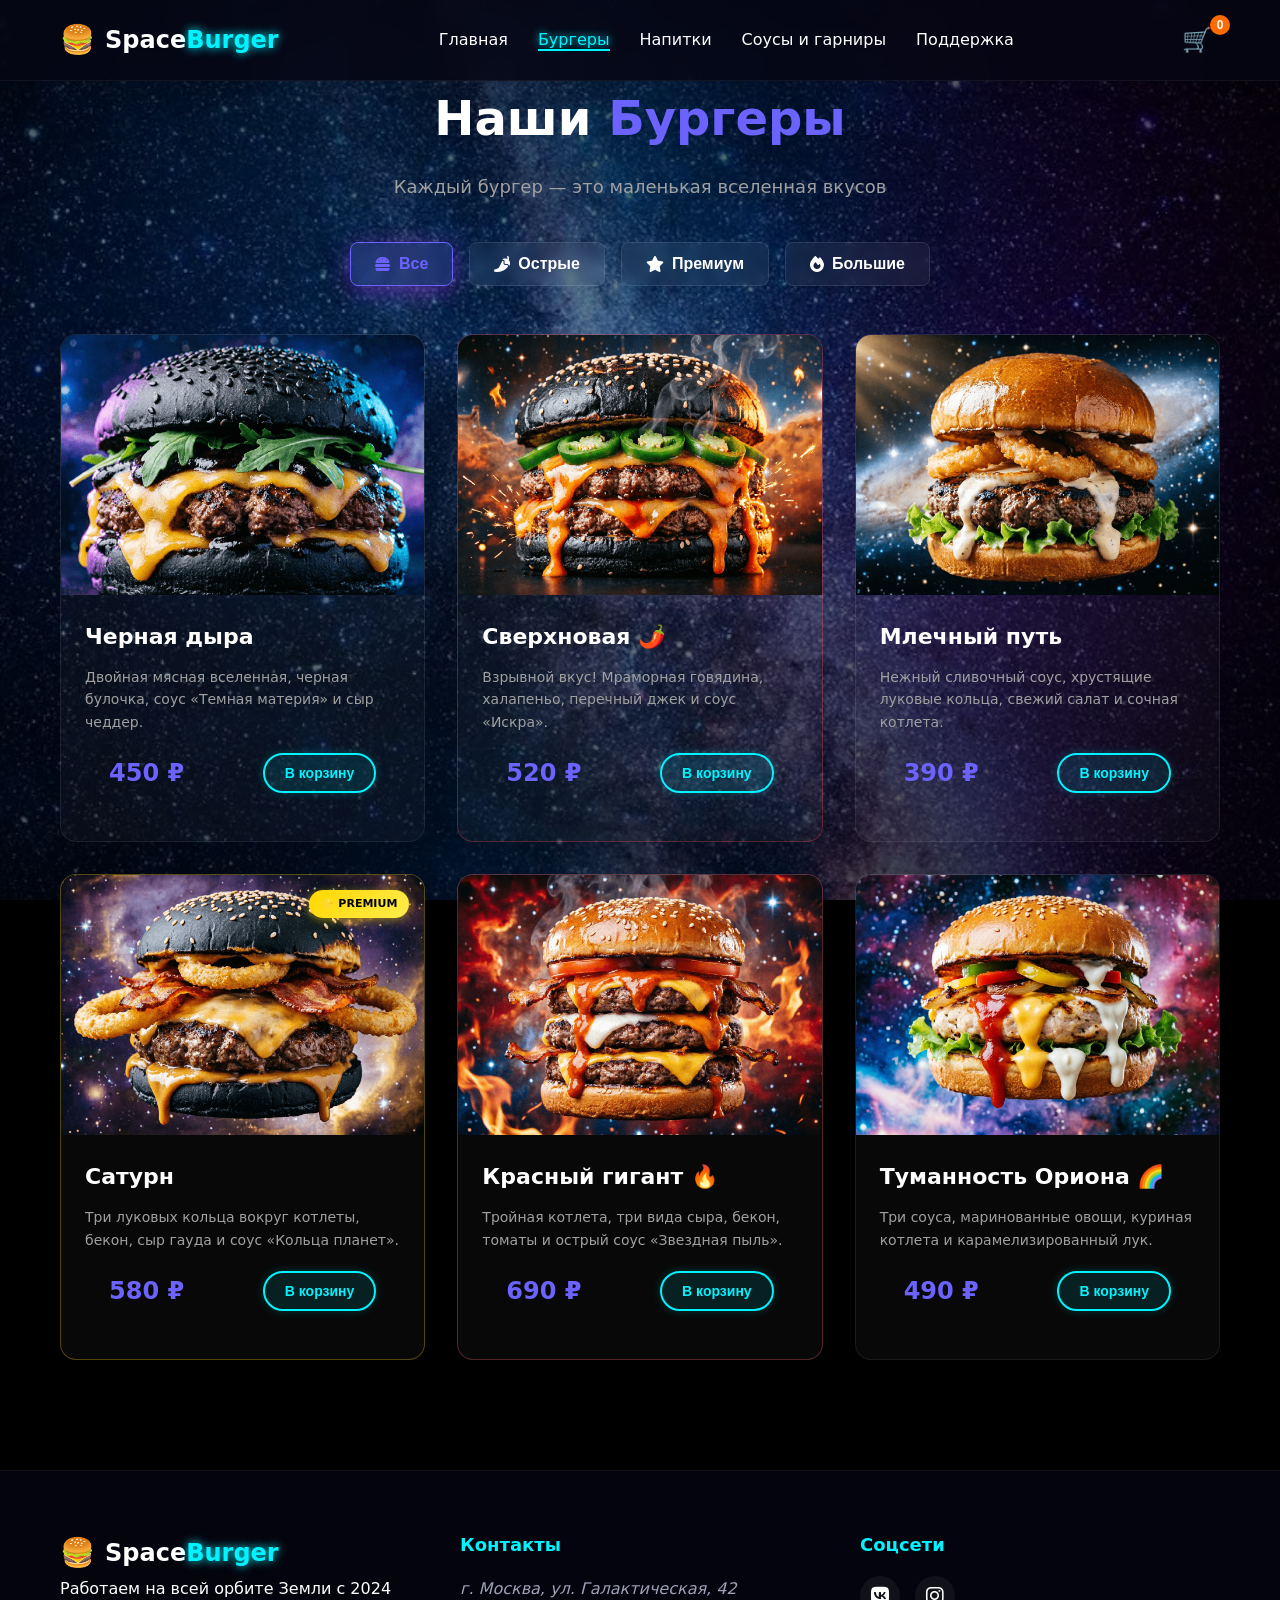
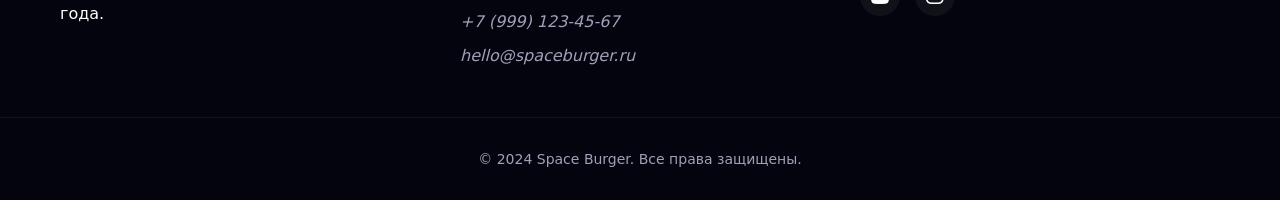
<file: burgers.html>
<!doctype html>
<html lang="ru">
  <head>
    <meta charset="UTF-8" />
    <meta name="viewport" content="width=device-width, initial-scale=1.0" />
    <title>Бургеры — Space Burger</title>
    <meta name="description" content="Космические бургеры Space Burger" />
    <link rel="stylesheet" href="css/style.css" />
    <link rel="stylesheet" href="css/menu-page.css" />
    <link
      rel="stylesheet"
      href="https://cdnjs.cloudflare.com/ajax/libs/font-awesome/6.5.1/css/all.min.css"
    />
  </head>
  <body class="page">
    <div class="space-bg">
      <div class="space-bg__layer"></div>
    </div>

    <!-- Шапка -->
    <header class="header">
      <div class="container header__container">
        <a href="index.html" class="logo">
          <span class="logo__icon">🍔</span>
          <span class="logo__text"
            >Space<span class="logo__text--accent">Burger</span></span
          >
        </a>
        <ul class="nav__list">
          <li class="nav__item">
            <a href="index.html" class="nav__link">Главная</a>
          </li>
          <li class="nav__item">
            <a href="burgers.html" class="nav__link nav__link--active"
              >Бургеры</a
            >
          </li>
          <li class="nav__item">
            <a href="drinks.html" class="nav__link">Напитки</a>
          </li>
          <li class="nav__item">
            <a href="sauces.html" class="nav__link">Соусы и гарниры</a>
          </li>
          <li class="nav__item">
            <a href="support.html" class="nav__link">Поддержка</a>
          </li>
        </ul>
        <button class="btn-cart header__cart" aria-label="Открыть корзину">
          <span class="btn-cart__icon">🛒</span>
          <span class="btn-cart__count">0</span>
        </button>
        <button
          class="burger-btn header__burger"
          aria-label="Открыть меню"
          aria-expanded="false"
        >
          <span class="burger-btn__line"></span>
          <span class="burger-btn__line"></span>
          <span class="burger-btn__line"></span>
        </button>
      </div>
    </header>

    <!-- Основной контент -->
    <main class="main">
      <section class="menu-page">
        <div class="container menu-page__container">
          <h1 class="menu-page__title">
            Наши <span class="menu-page__title--accent">Бургеры</span>
          </h1>
          <p class="menu-page__subtitle">
            Каждый бургер — это маленькая вселенная вкусов
          </p>

          <!-- Фильтры -->
          <div class="menu-filters">
            <button
              class="menu-filters__btn menu-filters__btn--active"
              data-filter="all"
            >
              <i class="fa-solid fa-burger"></i> Все
            </button>
            <button class="menu-filters__btn" data-filter="spicy">
              <i class="fa-solid fa-pepper-hot"></i> Острые
            </button>
            <button class="menu-filters__btn" data-filter="premium">
              <i class="fa-solid fa-star"></i> Премиум
            </button>
            <button class="menu-filters__btn" data-filter="big">
              <i class="fa-solid fa-fire"></i> Большие
            </button>
          </div>

          <!-- Сетка бургеров -->
          <div class="menu__grid">
            <article class="menu-card" data-category="all">
              <div class="menu-card__img-wrapper">
                <img
                  src="img/burger-blackhole-800.png"
                  alt="Черная дыра"
                  class="menu-card__img"
                  loading="lazy"
                />
              </div>
              <div class="menu-card__body">
                <h3 class="menu-card__title">Черная дыра</h3>
                <p class="menu-card__desc">
                  Двойная мясная вселенная, черная булочка, соус «Темная
                  материя» и сыр чеддер.
                </p>
                <div class="menu-card__footer">
                  <span class="menu-card__price">450 ₽</span>
                  <button
                    type="button"
                    class="btn btn--secondary menu-card__btn"
                    data-id="1"
                  >
                    В корзину
                  </button>
                </div>
              </div>
            </article>

            <article class="menu-card menu-card--spicy" data-category="spicy">
              <div class="menu-card__img-wrapper">
                <img
                  src="img/burger-supernova-800.png"
                  alt="Сверхновая"
                  class="menu-card__img"
                  loading="lazy"
                />
              </div>
              <div class="menu-card__body">
                <h3 class="menu-card__title">Сверхновая 🌶️</h3>
                <p class="menu-card__desc">
                  Взрывной вкус! Мраморная говядина, халапеньо, перечный джек и
                  соус «Искра».
                </p>
                <div class="menu-card__footer">
                  <span class="menu-card__price">520 ₽</span>
                  <button
                    type="button"
                    class="btn btn--secondary menu-card__btn"
                    data-id="2"
                  >
                    В корзину
                  </button>
                </div>
              </div>
            </article>

            <article class="menu-card" data-category="all">
              <div class="menu-card__img-wrapper">
                <img
                  src="img/burger-milkyway-800.png"
                  alt="Млечный путь"
                  class="menu-card__img"
                  loading="lazy"
                />
              </div>
              <div class="menu-card__body">
                <h3 class="menu-card__title">Млечный путь</h3>
                <p class="menu-card__desc">
                  Нежный сливочный соус, хрустящие луковые кольца, свежий салат
                  и сочная котлета.
                </p>
                <div class="menu-card__footer">
                  <span class="menu-card__price">390 ₽</span>
                  <button
                    type="button"
                    class="btn btn--secondary menu-card__btn"
                    data-id="3"
                  >
                    В корзину
                  </button>
                </div>
              </div>
            </article>

            <article
              class="menu-card menu-card--premium"
              data-category="premium"
            >
              <div class="menu-card__img-wrapper">
                <img
                  src="img/burger-saturn-800.png"
                  alt="Сатурн"
                  class="menu-card__img"
                  loading="lazy"
                />
              </div>
              <div class="menu-card__body">
                <h3 class="menu-card__title">Сатурн</h3>
                <p class="menu-card__desc">
                  Три луковых кольца вокруг котлеты, бекон, сыр гауда и соус
                  «Кольца планет».
                </p>
                <div class="menu-card__footer">
                  <span class="menu-card__price">580 ₽</span>
                  <button
                    type="button"
                    class="btn btn--secondary menu-card__btn"
                    data-id="4"
                  >
                    В корзину
                  </button>
                </div>
              </div>
            </article>

            <article class="menu-card menu-card--big" data-category="big spicy">
              <div class="menu-card__img-wrapper">
                <img
                  src="img/burger-redgiant-800.png"
                  alt="Красный гигант"
                  class="menu-card__img"
                  loading="lazy"
                />
              </div>
              <div class="menu-card__body">
                <h3 class="menu-card__title">Красный гигант 🔥</h3>
                <p class="menu-card__desc">
                  Тройная котлета, три вида сыра, бекон, томаты и острый соус
                  «Звездная пыль».
                </p>
                <div class="menu-card__footer">
                  <span class="menu-card__price">690 ₽</span>
                  <button
                    type="button"
                    class="btn btn--secondary menu-card__btn"
                    data-id="5"
                  >
                    В корзину
                  </button>
                </div>
              </div>
            </article>

            <article class="menu-card menu-card--colorful" data-category="all">
              <div class="menu-card__img-wrapper">
                <img
                  src="img/burger-nebula-800.png"
                  alt="Туманность"
                  class="menu-card__img"
                  loading="lazy"
                />
              </div>
              <div class="menu-card__body">
                <h3 class="menu-card__title">Туманность Ориона 🌈</h3>
                <p class="menu-card__desc">
                  Три соуса, маринованные овощи, куриная котлета и
                  карамелизированный лук.
                </p>
                <div class="menu-card__footer">
                  <span class="menu-card__price">490 ₽</span>
                  <button
                    type="button"
                    class="btn btn--secondary menu-card__btn"
                    data-id="6"
                  >
                    В корзину
                  </button>
                </div>
              </div>
            </article>
          </div>
        </div>
      </section>
    </main>

    <!-- Footer -->
    <footer class="footer">
      <div class="container footer__container">
        <div class="footer__col">
          <a href="index.html" class="logo">
            <span class="logo__icon">🍔</span>
            <span class="logo__text"
              >Space<span class="logo__text--accent">Burger</span></span
            >
          </a>
          <p class="footer__desc">Работаем на всей орбите Земли с 2024 года.</p>
        </div>
        <div class="footer__col">
          <h4 class="footer__col-title">Контакты</h4>
          <address class="footer__address">
            <p>г. Москва, ул. Галактическая, 42</p>
            <a href="tel:+79991234567" class="footer__link"
              >+7 (999) 123-45-67</a
            >
            <a href="mailto:hello@spaceburger.ru" class="footer__link"
              >hello@spaceburger.ru</a
            >
          </address>
        </div>
        <div class="footer__col">
          <h4 class="footer__col-title">Соцсети</h4>
          <div class="socials">
            <a
              href="https://vk.com/spaceburger"
              target="_blank"
              rel="noopener noreferrer"
              class="socials__link"
              aria-label="VK"
            >
              <i class="fa-brands fa-vk"></i>
            </a>
            <a
              href="https://instagram.com/spaceburger"
              target="_blank"
              rel="noopener noreferrer"
              class="socials__link"
              aria-label="Instagram"
            >
              <i class="fa-brands fa-instagram"></i>
            </a>
          </div>
        </div>
      </div>
      <div class="footer__bottom">
        <p>&copy; 2024 Space Burger. Все права защищены.</p>
      </div>
    </footer>

    <!-- Модалка корзины -->
    <div class="cart-modal" id="cartModal">
      <div class="cart-modal__overlay"></div>
      <div class="cart-modal__content">
        <button class="cart-modal__close" aria-label="Закрыть">
          <i class="fa-solid fa-xmark"></i>
        </button>
        <h2 class="cart-modal__title">Твоя корзина</h2>
        <div class="cart-modal__items" id="cartItems">
          <div class="cart-modal__empty">
            <i class="fa-solid fa-cart-shopping cart-modal__empty-icon"></i>
            <p>Корзина пуста</p>
            <p class="cart-modal__empty-text">Добавь бургеры из меню!</p>
          </div>
        </div>
        <div class="cart-modal__footer" id="cartFooter" style="display: none">
          <div class="cart-modal__total">
            <span class="cart-modal__total-label">Итого:</span>
            <span class="cart-modal__total-price" id="cartTotal">0 ₽</span>
          </div>
          <div class="cart-modal__actions">
            <button class="btn btn--danger cart-modal__clear" id="clearCartBtn">
              <i class="fa-solid fa-trash"></i> Очистить
            </button>
            <button class="btn btn--primary cart-modal__checkout">
              Оформить заказ
            </button>
          </div>
        </div>
      </div>
    </div>

    <div id="toast-container" class="toast-container" aria-live="polite"></div>

    <!-- Модальное окно подтверждения очистки -->
    <div class="confirm-modal" id="confirmModal">
      <div class="confirm-modal__overlay"></div>
      <div class="confirm-modal__content">
        <div class="confirm-modal__icon">
          <i class="fa-solid fa-triangle-exclamation"></i>
        </div>
        <h3 class="confirm-modal__title">Очистить корзину?</h3>
        <p class="confirm-modal__text">
          Все товары будут удалены. Это действие нельзя отменить.
        </p>
        <div class="confirm-modal__actions">
          <button
            class="btn btn--secondary confirm-modal__cancel"
            id="confirmCancelBtn"
          >
            Отмена
          </button>
          <button
            class="btn btn--danger confirm-modal__confirm"
            id="confirmOkBtn"
          >
            <i class="fa-solid fa-trash"></i> Очистить
          </button>
        </div>
      </div>
    </div>

    <!-- МОДАЛКА ОФОРМЛЕНИЯ ЗАКАЗА -->
    <div class="checkout-modal" id="checkoutModal">
      <div class="checkout-modal__overlay"></div>
      <div class="checkout-modal__content">
        <button
          class="checkout-modal__close"
          aria-label="Закрыть"
          type="button"
        >
          <i class="fa-solid fa-xmark"></i>
        </button>
        <h2 class="checkout-modal__title">Оформление заказа</h2>
        <p class="checkout-modal__subtitle">Заполни данные для доставки</p>

        <form class="checkout-form" id="checkoutForm" novalidate>
          <div class="checkout-form__group">
            <label class="checkout-form__label" for="name">
              <i class="fa-solid fa-user checkout-form__icon"></i> Имя
            </label>
            <input
              type="text"
              id="name"
              class="checkout-form__input"
              placeholder="Как к вам обращаться?"
              required
            />
            <span class="checkout-form__error" id="nameError"
              >Введите корректное имя</span
            >
          </div>
          <div class="checkout-form__group">
            <label class="checkout-form__label" for="phone">
              <i class="fa-solid fa-phone checkout-form__icon"></i> Телефон
            </label>
            <input
              type="tel"
              id="phone"
              class="checkout-form__input"
              placeholder="+7 (999) 123-45-67"
              required
            />
            <span class="checkout-form__error" id="phoneError"
              >Формат: +7 (999) 123-45-67</span
            >
          </div>
          <div class="checkout-form__group">
            <label class="checkout-form__label" for="address">
              <i class="fa-solid fa-location-dot checkout-form__icon"></i> Адрес
            </label>
            <input
              type="text"
              id="address"
              class="checkout-form__input"
              placeholder="Улица, дом, квартира"
              required
            />
            <span class="checkout-form__error" id="addressError"
              >Введите полный адрес</span
            >
          </div>
          <div class="checkout-form__group">
            <label class="checkout-form__label" for="comment">
              <i class="fa-solid fa-comment checkout-form__icon"></i>
              Комментарий
              <span class="checkout-form__optional">(необязательно)</span>
            </label>
            <textarea
              id="comment"
              class="checkout-form__input checkout-form__textarea"
              placeholder="Пожелания к заказу"
              rows="3"
            ></textarea>
          </div>
          <div class="checkout-form__summary">
            <div class="checkout-form__total">
              <span>Итого:</span>
              <span class="checkout-form__total-price" id="checkoutTotal"
                >0 ₽</span
              >
            </div>
          </div>
          <button type="submit" class="btn btn--primary checkout-form__submit">
            <span class="checkout-form__submit-text"
              ><i class="fa-solid fa-rocket"></i> Отправить</span
            >
            <span class="checkout-form__submit-loading" style="display: none"
              ><span class="spinner"></span> Отправляем...</span
            >
          </button>
        </form>

        <!-- Экран успеха -->
        <div
          class="checkout-success"
          id="checkoutSuccess"
          style="display: none"
        >
          <div class="checkout-success__content">
            <div class="checkout-success__rocket">🚀</div>
            <h3 class="checkout-success__title">Заказ принят!</h3>
            <p class="checkout-success__text">
              Бургер летит к вам!<br />Свяжемся через 5 минут.
            </p>
            <button
              class="btn btn--primary checkout-success__btn"
              id="successCloseBtn"
              type="button"
            >
              Отлично!
            </button>
          </div>
        </div>
      </div>
    </div>

    <script type="module" src="js/burgers-page.js"></script>
  </body>
</html>
</file>
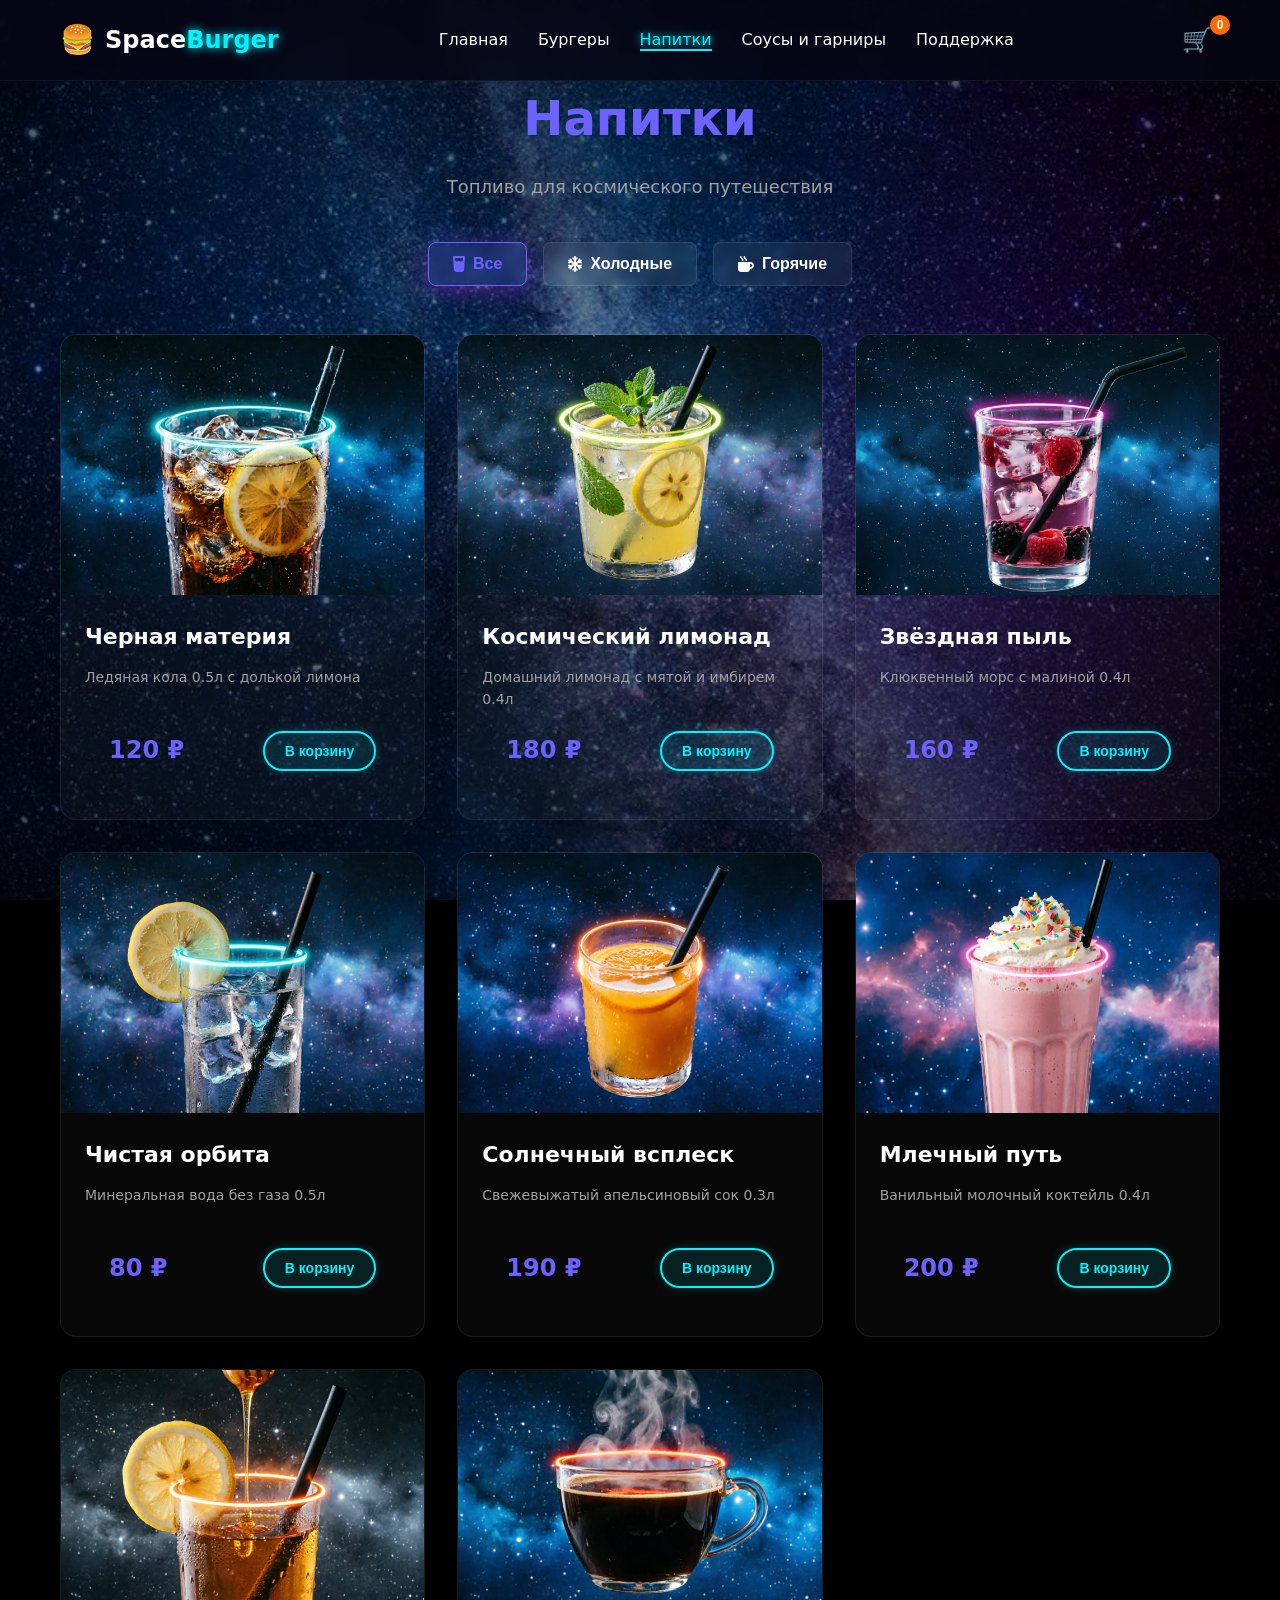
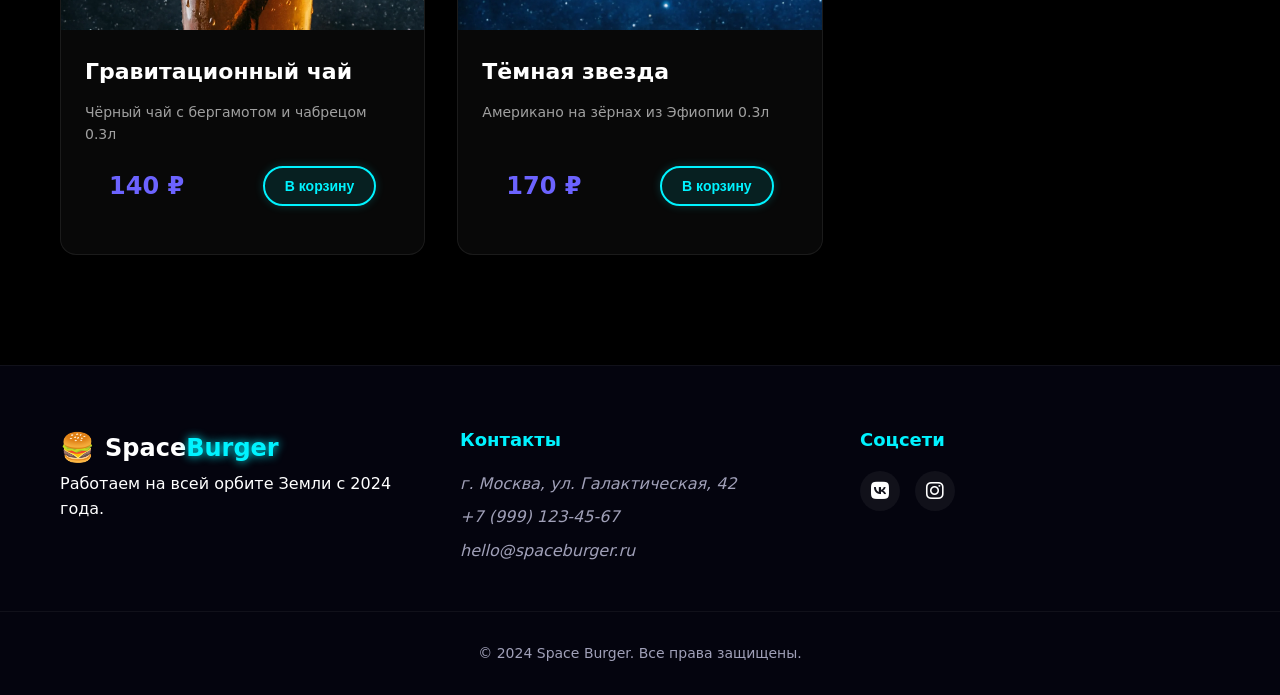
<file: drinks.html>
<!doctype html>
<html lang="ru">
  <head>
    <meta charset="UTF-8" />
    <meta name="viewport" content="width=device-width, initial-scale=1.0" />
    <title>Напитки — Space Burger</title>
    <meta name="description" content="Освежающие напитки Space Burger" />
    <link rel="stylesheet" href="css/style.css" />
    <link rel="stylesheet" href="css/menu-page.css" />
    <link
      rel="stylesheet"
      href="https://cdnjs.cloudflare.com/ajax/libs/font-awesome/6.5.1/css/all.min.css"
    />
  </head>
  <body class="page">
    <!-- ФОН -->
    <div class="space-bg">
      <div class="space-bg__layer"></div>
    </div>

    <!-- ШАПКА -->
    <header class="header">
      <div class="container header__container">
        <a href="index.html" class="logo">
          <span class="logo__icon">🍔</span>
          <span class="logo__text"
            >Space<span class="logo__text--accent">Burger</span></span
          >
        </a>

        <nav class="nav header__nav" aria-label="Главная навигация">
          <ul class="nav__list">
            <li class="nav__item">
              <a href="index.html" class="nav__link">Главная</a>
            </li>
            <li class="nav__item">
              <a href="burgers.html" class="nav__link">Бургеры</a>
            </li>
            <li class="nav__item">
              <a href="drinks.html" class="nav__link nav__link--active"
                >Напитки</a
              >
            </li>
            <li class="nav__item">
              <a href="sauces.html" class="nav__link">Соусы и гарниры</a>
            </li>
            <li class="nav__item">
              <a href="support.html" class="nav__link">Поддержка</a>
            </li>
          </ul>
        </nav>

        <button class="btn-cart header__cart" aria-label="Открыть корзину">
          <span class="btn-cart__icon">🛒</span>
          <span class="btn-cart__count">0</span>
        </button>

        <button
          class="burger-btn header__burger"
          aria-label="Открыть меню"
          aria-expanded="false"
        >
          <span class="burger-btn__line"></span>
          <span class="burger-btn__line"></span>
          <span class="burger-btn__line"></span>
        </button>
      </div>
    </header>

    <!-- ОСНОВНОЙ КОНТЕНТ -->
    <main class="main">
      <section class="menu-page">
        <div class="container menu-page__container">
          <h1 class="menu-page__title">
            <span class="menu-page__title--accent">Напитки</span>
          </h1>
          <p class="menu-page__subtitle">
            Топливо для космического путешествия
          </p>

          <!-- ФИЛЬТРЫ -->
          <div class="menu-filters">
            <button
              class="menu-filters__btn menu-filters__btn--active"
              data-filter="all"
              type="button"
            >
              <i class="fa-solid fa-glass-water"></i> Все
            </button>
            <button class="menu-filters__btn" data-filter="cold" type="button">
              <i class="fa-solid fa-snowflake"></i> Холодные
            </button>
            <button class="menu-filters__btn" data-filter="hot" type="button">
              <i class="fa-solid fa-mug-hot"></i> Горячие
            </button>
          </div>

          <!-- СЕТКА МЕНЮ -->
          <div class="menu__grid">
            <!-- Карточка 1 -->
            <article class="menu-card menu-card--drink" data-category="cold">
              <div class="menu-card__img-wrapper menu-card__img-wrapper--drink">
                <img
                  src="img/drink-cola.webp"
                  alt="Кола"
                  class="menu-card__img"
                  loading="lazy"
                />
              </div>
              <div class="menu-card__body">
                <h3 class="menu-card__title">Черная материя</h3>
                <p class="menu-card__desc">
                  Ледяная кола 0.5л с долькой лимона
                </p>
                <div class="menu-card__footer">
                  <span class="menu-card__price">120 ₽</span>
                  <button
                    type="button"
                    class="btn btn--secondary menu-card__btn"
                    data-id="16"
                  >
                    В корзину
                  </button>
                </div>
              </div>
            </article>

            <!-- Карточка 2 -->
            <article class="menu-card menu-card--drink" data-category="cold">
              <div class="menu-card__img-wrapper menu-card__img-wrapper--drink">
                <img
                  src="img/drink-lemonade.webp"
                  alt="Лимонад"
                  class="menu-card__img"
                  loading="lazy"
                />
              </div>
              <div class="menu-card__body">
                <h3 class="menu-card__title">Космический лимонад</h3>
                <p class="menu-card__desc">
                  Домашний лимонад с мятой и имбирем 0.4л
                </p>
                <div class="menu-card__footer">
                  <span class="menu-card__price">180 ₽</span>
                  <button
                    type="button"
                    class="btn btn--secondary menu-card__btn"
                    data-id="17"
                  >
                    В корзину
                  </button>
                </div>
              </div>
            </article>

            <!-- Карточка 3 -->
            <article class="menu-card menu-card--drink" data-category="cold">
              <div class="menu-card__img-wrapper menu-card__img-wrapper--drink">
                <img
                  src="img/drink-morse.webp"
                  alt="Морс"
                  class="menu-card__img"
                  loading="lazy"
                />
              </div>
              <div class="menu-card__body">
                <h3 class="menu-card__title">Звёздная пыль</h3>
                <p class="menu-card__desc">Клюквенный морс с малиной 0.4л</p>
                <div class="menu-card__footer">
                  <span class="menu-card__price">160 ₽</span>
                  <button
                    type="button"
                    class="btn btn--secondary menu-card__btn"
                    data-id="18"
                  >
                    В корзину
                  </button>
                </div>
              </div>
            </article>

            <!-- Карточка 4 -->
            <article class="menu-card menu-card--drink" data-category="cold">
              <div class="menu-card__img-wrapper menu-card__img-wrapper--drink">
                <img
                  src="img/drink-water.webp"
                  alt="Вода"
                  class="menu-card__img"
                  loading="lazy"
                />
              </div>
              <div class="menu-card__body">
                <h3 class="menu-card__title">Чистая орбита</h3>
                <p class="menu-card__desc">Минеральная вода без газа 0.5л</p>
                <div class="menu-card__footer">
                  <span class="menu-card__price">80 ₽</span>
                  <button
                    type="button"
                    class="btn btn--secondary menu-card__btn"
                    data-id="24"
                  >
                    В корзину
                  </button>
                </div>
              </div>
            </article>

            <!-- Карточка 5 -->
            <article class="menu-card menu-card--drink" data-category="cold">
              <div class="menu-card__img-wrapper menu-card__img-wrapper--drink">
                <img
                  src="img/drink-orange.webp"
                  alt="Сок"
                  class="menu-card__img"
                  loading="lazy"
                />
              </div>
              <div class="menu-card__body">
                <h3 class="menu-card__title">Солнечный всплеск</h3>
                <p class="menu-card__desc">
                  Свежевыжатый апельсиновый сок 0.3л
                </p>
                <div class="menu-card__footer">
                  <span class="menu-card__price">190 ₽</span>
                  <button
                    type="button"
                    class="btn btn--secondary menu-card__btn"
                    data-id="25"
                  >
                    В корзину
                  </button>
                </div>
              </div>
            </article>

            <!-- Карточка 6 -->
            <article class="menu-card menu-card--drink" data-category="cold">
              <div class="menu-card__img-wrapper menu-card__img-wrapper--drink">
                <img
                  src="img/drink-milkshake.webp"
                  alt="Коктейль"
                  class="menu-card__img"
                  loading="lazy"
                />
              </div>
              <div class="menu-card__body">
                <h3 class="menu-card__title">Млечный путь</h3>
                <p class="menu-card__desc">Ванильный молочный коктейль 0.4л</p>
                <div class="menu-card__footer">
                  <span class="menu-card__price">200 ₽</span>
                  <button
                    type="button"
                    class="btn btn--secondary menu-card__btn"
                    data-id="23"
                  >
                    В корзину
                  </button>
                </div>
              </div>
            </article>

            <!-- Карточка 7 -->
            <article class="menu-card menu-card--drink" data-category="hot">
              <div class="menu-card__img-wrapper menu-card__img-wrapper--drink">
                <img
                  src="img/drink-tea.webp"
                  alt="Чай"
                  class="menu-card__img"
                  loading="lazy"
                />
              </div>
              <div class="menu-card__body">
                <h3 class="menu-card__title">Гравитационный чай</h3>
                <p class="menu-card__desc">
                  Чёрный чай с бергамотом и чабрецом 0.3л
                </p>
                <div class="menu-card__footer">
                  <span class="menu-card__price">140 ₽</span>
                  <button
                    type="button"
                    class="btn btn--secondary menu-card__btn"
                    data-id="19"
                  >
                    В корзину
                  </button>
                </div>
              </div>
            </article>

            <!-- Карточка 8 -->
            <article class="menu-card menu-card--drink" data-category="hot">
              <div class="menu-card__img-wrapper menu-card__img-wrapper--drink">
                <img
                  src="img/drink-americano.webp"
                  alt="Кофе"
                  class="menu-card__img"
                  loading="lazy"
                />
              </div>
              <div class="menu-card__body">
                <h3 class="menu-card__title">Тёмная звезда</h3>
                <p class="menu-card__desc">
                  Американо на зёрнах из Эфиопии 0.3л
                </p>
                <div class="menu-card__footer">
                  <span class="menu-card__price">170 ₽</span>
                  <button
                    type="button"
                    class="btn btn--secondary menu-card__btn"
                    data-id="22"
                  >
                    В корзину
                  </button>
                </div>
              </div>
            </article>
          </div>
        </div>
      </section>
    </main>

    <!-- ПОДВАЛ -->
    <footer class="footer">
      <div class="container footer__container">
        <div class="footer__col">
          <a href="index.html" class="logo">
            <span class="logo__icon">🍔</span>
            <span class="logo__text"
              >Space<span class="logo__text--accent">Burger</span></span
            >
          </a>
          <p class="footer__desc">Работаем на всей орбите Земли с 2024 года.</p>
        </div>
        <div class="footer__col">
          <h4 class="footer__col-title">Контакты</h4>
          <address class="footer__address">
            <p>г. Москва, ул. Галактическая, 42</p>
            <a href="tel:+79991234567" class="footer__link"
              >+7 (999) 123-45-67</a
            >
            <a href="mailto:hello@spaceburger.ru" class="footer__link"
              >hello@spaceburger.ru</a
            >
          </address>
        </div>
        <div class="footer__col">
          <h4 class="footer__col-title">Соцсети</h4>
          <div class="socials">
            <a
              href="https://vk.com/spaceburger"
              target="_blank"
              rel="noopener noreferrer"
              class="socials__link"
              aria-label="VK"
            >
              <i class="fa-brands fa-vk"></i>
            </a>
            <a
              href="https://instagram.com/spaceburger"
              target="_blank"
              rel="noopener noreferrer"
              class="socials__link"
              aria-label="Instagram"
            >
              <i class="fa-brands fa-instagram"></i>
            </a>
          </div>
        </div>
      </div>
      <div class="footer__bottom">
        <p>&copy; 2024 Space Burger. Все права защищены.</p>
      </div>
    </footer>

    <!-- МОДАЛКА КОРЗИНЫ -->
    <div class="cart-modal" id="cartModal">
      <div class="cart-modal__overlay"></div>
      <div class="cart-modal__content">
        <button class="cart-modal__close" aria-label="Закрыть" type="button">
          <i class="fa-solid fa-xmark"></i>
        </button>
        <h2 class="cart-modal__title">Твоя корзина</h2>
        <div class="cart-modal__items" id="cartItems"></div>
        <div class="cart-modal__footer" id="cartFooter" style="display: none">
          <div class="cart-modal__total">
            <span class="cart-modal__total-label">Итого:</span>
            <span class="cart-modal__total-price" id="cartTotal">0 ₽</span>
          </div>
          <div class="cart-modal__actions">
            <button
              class="btn btn--danger cart-modal__clear"
              id="clearCartBtn"
              type="button"
            >
              <i class="fa-solid fa-trash"></i> Очистить
            </button>
            <button class="btn btn--primary cart-modal__checkout">
              Оформить заказ
            </button>
          </div>
        </div>
      </div>
    </div>

    <!-- МОДАЛКА ПОДТВЕРЖДЕНИЯ ОЧИСТКИ -->
    <div class="confirm-modal" id="confirmModal">
      <div class="confirm-modal__overlay"></div>
      <div class="confirm-modal__content">
        <div class="confirm-modal__icon">
          <i class="fa-solid fa-triangle-exclamation"></i>
        </div>
        <h3 class="confirm-modal__title">Очистить корзину?</h3>
        <p class="confirm-modal__text">
          Все товары будут удалены. Это действие нельзя отменить.
        </p>
        <div class="confirm-modal__actions">
          <button
            class="btn btn--secondary confirm-modal__btn confirm-modal__btn--cancel"
            id="confirmCancelBtn"
            type="button"
          >
            Отмена
          </button>
          <button
            class="btn btn--danger confirm-modal__btn confirm-modal__btn--confirm"
            id="confirmOkBtn"
            type="button"
          >
            <i class="fa-solid fa-trash"></i> Очистить
          </button>
        </div>
      </div>
    </div>

    <!-- TOAST УВЕДОМЛЕНИЯ -->
    <div class="toast-container" id="toast-container" aria-live="polite"></div>
    <!-- МОДАЛКА ОФОРМЛЕНИЯ ЗАКАЗА -->
    <div class="checkout-modal" id="checkoutModal">
      <div class="checkout-modal__overlay"></div>
      <div class="checkout-modal__content">
        <button
          class="checkout-modal__close"
          aria-label="Закрыть"
          type="button"
        >
          <i class="fa-solid fa-xmark"></i>
        </button>
        <h2 class="checkout-modal__title">Оформление заказа</h2>
        <p class="checkout-modal__subtitle">Заполни данные для доставки</p>

        <form class="checkout-form" id="checkoutForm" novalidate>
          <div class="checkout-form__group">
            <label class="checkout-form__label" for="name">
              <i class="fa-solid fa-user checkout-form__icon"></i> Имя
            </label>
            <input
              type="text"
              id="name"
              class="checkout-form__input"
              placeholder="Как к вам обращаться?"
              required
            />
            <span class="checkout-form__error" id="nameError"
              >Введите корректное имя</span
            >
          </div>
          <div class="checkout-form__group">
            <label class="checkout-form__label" for="phone">
              <i class="fa-solid fa-phone checkout-form__icon"></i> Телефон
            </label>
            <input
              type="tel"
              id="phone"
              class="checkout-form__input"
              placeholder="+7 (999) 123-45-67"
              required
            />
            <span class="checkout-form__error" id="phoneError"
              >Формат: +7 (999) 123-45-67</span
            >
          </div>
          <div class="checkout-form__group">
            <label class="checkout-form__label" for="address">
              <i class="fa-solid fa-location-dot checkout-form__icon"></i> Адрес
            </label>
            <input
              type="text"
              id="address"
              class="checkout-form__input"
              placeholder="Улица, дом, квартира"
              required
            />
            <span class="checkout-form__error" id="addressError"
              >Введите полный адрес</span
            >
          </div>
          <div class="checkout-form__group">
            <label class="checkout-form__label" for="comment">
              <i class="fa-solid fa-comment checkout-form__icon"></i>
              Комментарий
              <span class="checkout-form__optional">(необязательно)</span>
            </label>
            <textarea
              id="comment"
              class="checkout-form__input checkout-form__textarea"
              placeholder="Пожелания к заказу"
              rows="3"
            ></textarea>
          </div>
          <div class="checkout-form__summary">
            <div class="checkout-form__total">
              <span>Итого:</span>
              <span class="checkout-form__total-price" id="checkoutTotal"
                >0 ₽</span
              >
            </div>
          </div>
          <button type="submit" class="btn btn--primary checkout-form__submit">
            <span class="checkout-form__submit-text"
              ><i class="fa-solid fa-rocket"></i> Отправить</span
            >
            <span class="checkout-form__submit-loading" style="display: none"
              ><span class="spinner"></span> Отправляем...</span
            >
          </button>
        </form>

        <!-- Экран успеха -->
        <div
          class="checkout-success"
          id="checkoutSuccess"
          style="display: none"
        >
          <div class="checkout-success__content">
            <div class="checkout-success__rocket">🚀</div>
            <h3 class="checkout-success__title">Заказ принят!</h3>
            <p class="checkout-success__text">
              Бургер летит к вам!<br />Свяжемся через 5 минут.
            </p>
            <button
              class="btn btn--primary checkout-success__btn"
              id="successCloseBtn"
              type="button"
            >
              Отлично!
            </button>
          </div>
        </div>
      </div>
    </div>
    <script type="module" src="js/drinks-page.js"></script>
  </body>
</html>
</file>
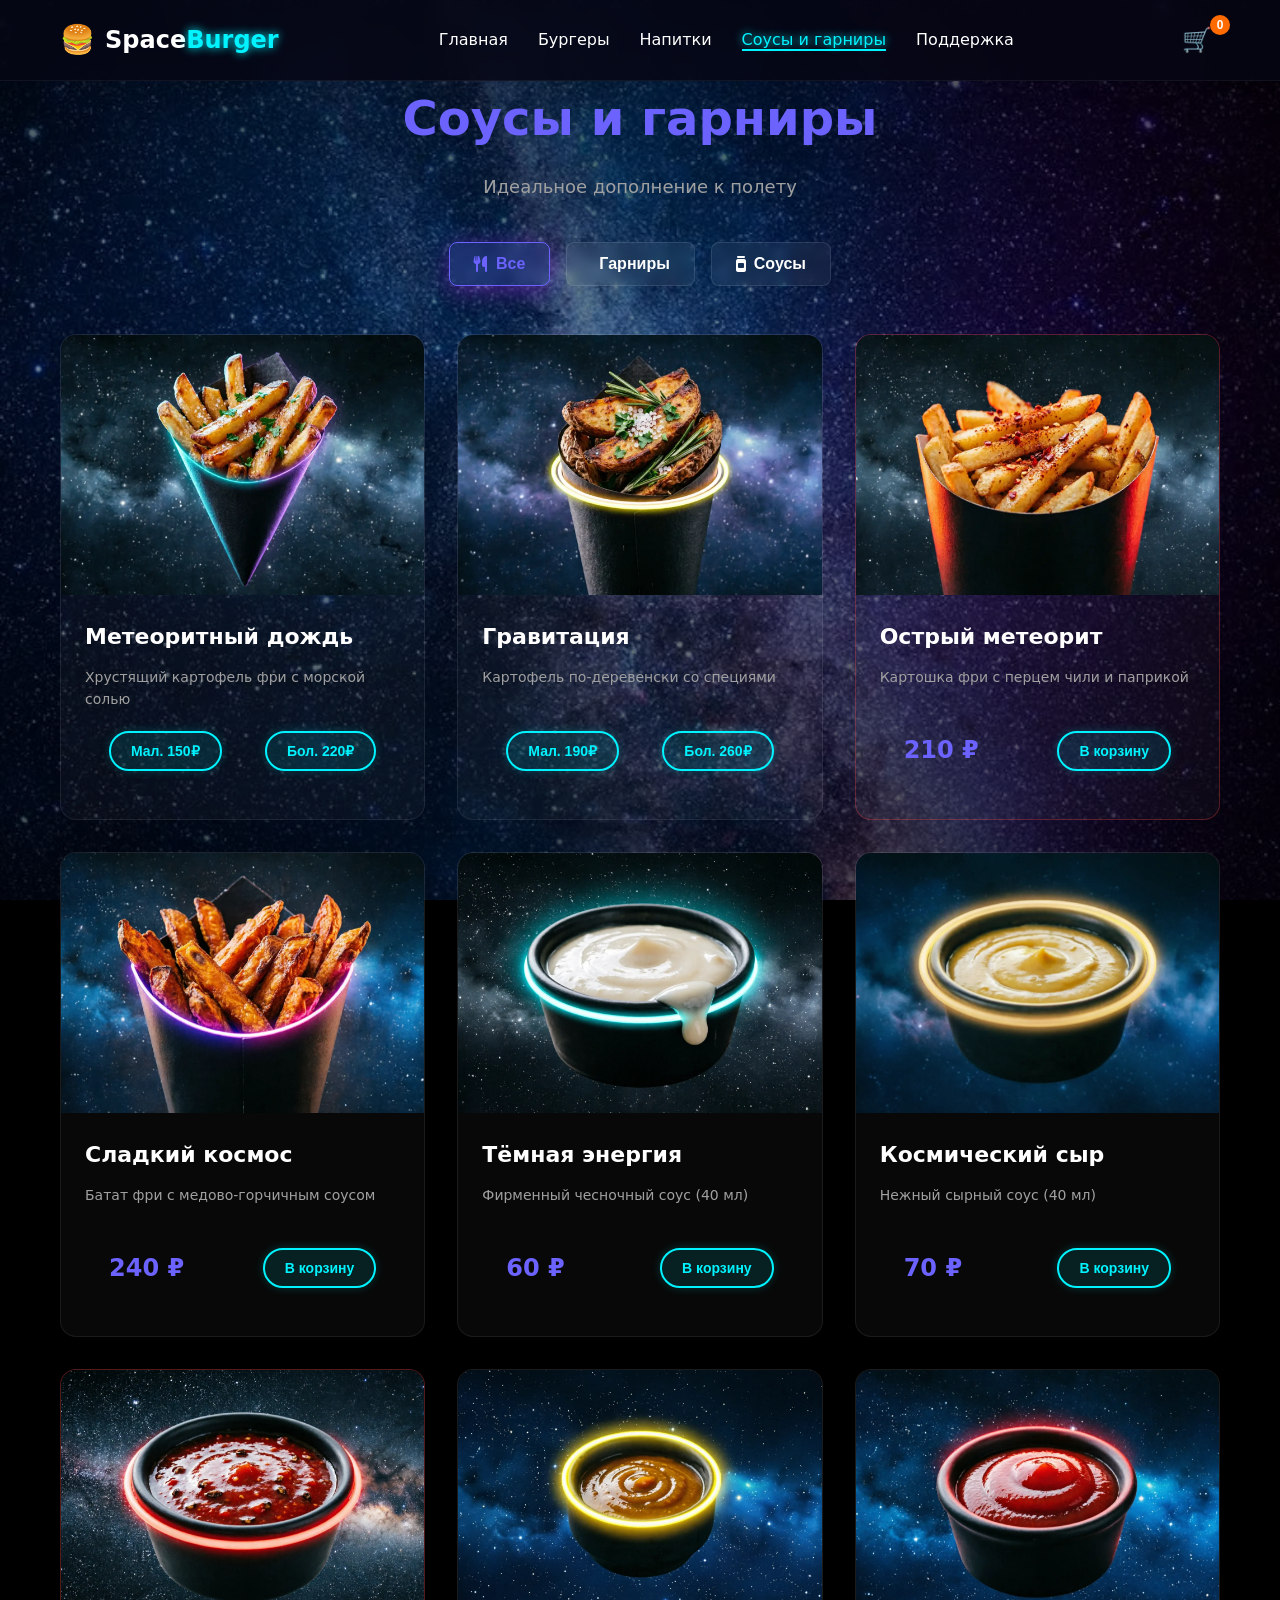
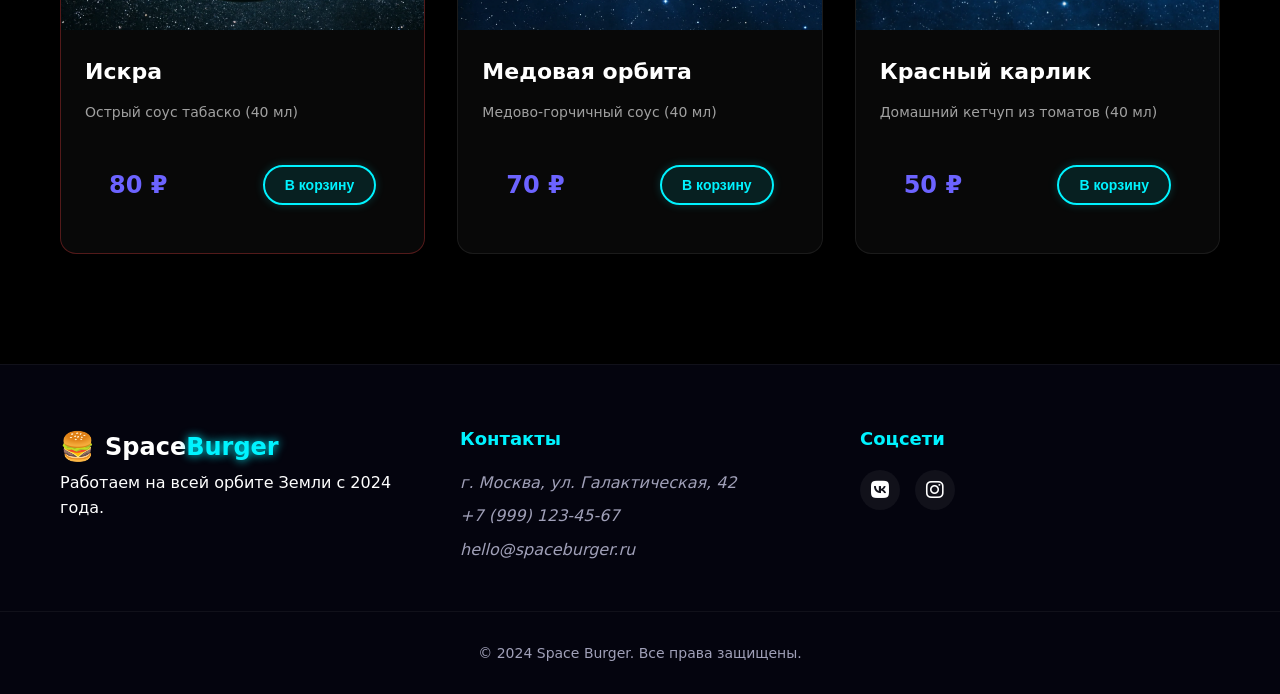
<file: sauces.html>
<!doctype html>
<html lang="ru">
  <head>
    <meta charset="UTF-8" />
    <meta name="viewport" content="width=device-width, initial-scale=1.0" />
    <title>Соусы и гарниры — Space Burger</title>
    <meta name="description" content="Соусы и гарниры Space Burger" />
    <link rel="stylesheet" href="css/style.css" />
    <link rel="stylesheet" href="css/menu-page.css" />
    <link
      rel="stylesheet"
      href="https://cdnjs.cloudflare.com/ajax/libs/font-awesome/6.5.1/css/all.min.css"
    />
  </head>
  <body class="page">
    <!-- ФОН -->
    <div class="space-bg">
      <div class="space-bg__layer"></div>
    </div>

    <!-- ШАПКА -->
    <header class="header">
      <div class="container header__container">
        <a href="index.html" class="logo">
          <span class="logo__icon">🍔</span>
          <span class="logo__text"
            >Space<span class="logo__text--accent">Burger</span></span
          >
        </a>

        <nav class="nav header__nav" aria-label="Главная навигация">
          <ul class="nav__list">
            <li class="nav__item">
              <a href="index.html" class="nav__link">Главная</a>
            </li>
            <li class="nav__item">
              <a href="burgers.html" class="nav__link">Бургеры</a>
            </li>
            <li class="nav__item">
              <a href="drinks.html" class="nav__link">Напитки</a>
            </li>
            <li class="nav__item">
              <a href="sauces.html" class="nav__link nav__link--active"
                >Соусы и гарниры</a
              >
            </li>
            <li class="nav__item">
              <a href="support.html" class="nav__link">Поддержка</a>
            </li>
          </ul>
        </nav>

        <button
          class="btn-cart header__cart"
          aria-label="Открыть корзину"
          type="button"
        >
          <span class="btn-cart__icon">🛒</span>
          <span class="btn-cart__count">0</span>
        </button>

        <button
          class="burger-btn header__burger"
          aria-label="Открыть меню"
          aria-expanded="false"
          type="button"
        >
          <span class="burger-btn__line"></span>
          <span class="burger-btn__line"></span>
          <span class="burger-btn__line"></span>
        </button>
      </div>
    </header>

    <!-- ОСНОВНОЙ КОНТЕНТ -->
    <main class="main">
      <section class="menu-page">
        <div class="container menu-page__container">
          <h1 class="menu-page__title">
            <span class="menu-page__title--accent">Соусы и гарниры</span>
          </h1>
          <p class="menu-page__subtitle">Идеальное дополнение к полету</p>

          <!-- ФИЛЬТРЫ -->
          <div class="menu-filters">
            <button
              class="menu-filters__btn menu-filters__btn--active"
              data-filter="all"
              type="button"
            >
              <i class="fa-solid fa-utensils"></i> Все
            </button>
            <button class="menu-filters__btn" data-filter="sides" type="button">
              <i class="fa-solid fa-french-fries"></i> Гарниры
            </button>
            <button
              class="menu-filters__btn"
              data-filter="sauces"
              type="button"
            >
              <i class="fa-solid fa-jar"></i> Соусы
            </button>
          </div>

          <!-- СЕТКА МЕНЮ -->
          <div class="menu__grid">
            <!-- ГАРНИРЫ -->
            <article class="menu-card menu-card--side" data-category="sides">
              <div class="menu-card__img-wrapper">
                <img
                  src="img/fries-small.webp"
                  alt="Метеоритный дождь"
                  class="menu-card__img"
                  loading="lazy"
                />
              </div>
              <div class="menu-card__body">
                <h3 class="menu-card__title">Метеоритный дождь</h3>
                <p class="menu-card__desc">
                  Хрустящий картофель фри с морской солью
                </p>
                <div class="menu-card__footer menu-card__footer--sizes">
                  <button
                    type="button"
                    class="btn btn--secondary btn--small menu-card__btn"
                    data-id="7"
                  >
                    Мал. 150₽
                  </button>
                  <button
                    type="button"
                    class="btn btn--secondary btn--small menu-card__btn"
                    data-id="11"
                  >
                    Бол. 220₽
                  </button>
                </div>
              </div>
            </article>

            <article class="menu-card menu-card--side" data-category="sides">
              <div class="menu-card__img-wrapper">
                <img
                  src="img/rustic_potatoes.webp"
                  alt="Гравитация"
                  class="menu-card__img"
                  loading="lazy"
                />
              </div>
              <div class="menu-card__body">
                <h3 class="menu-card__title">Гравитация</h3>
                <p class="menu-card__desc">
                  Картофель по-деревенски со специями
                </p>
                <div class="menu-card__footer menu-card__footer--sizes">
                  <button
                    type="button"
                    class="btn btn--secondary btn--small menu-card__btn"
                    data-id="8"
                  >
                    Мал. 190₽
                  </button>
                  <button
                    type="button"
                    class="btn btn--secondary btn--small menu-card__btn"
                    data-id="12"
                  >
                    Бол. 260₽
                  </button>
                </div>
              </div>
            </article>

            <article
              class="menu-card menu-card--side menu-card--spicy"
              data-category="sides"
            >
              <div class="menu-card__img-wrapper">
                <img
                  src="img/spicy-fries.webp"
                  alt="Острый метеорит"
                  class="menu-card__img"
                  loading="lazy"
                />
              </div>
              <div class="menu-card__body">
                <h3 class="menu-card__title">Острый метеорит</h3>
                <p class="menu-card__desc">
                  Картошка фри с перцем чили и паприкой
                </p>
                <div class="menu-card__footer">
                  <span class="menu-card__price">210 ₽</span>
                  <button
                    type="button"
                    class="btn btn--secondary menu-card__btn"
                    data-id="9"
                  >
                    В корзину
                  </button>
                </div>
              </div>
            </article>

            <article class="menu-card menu-card--side" data-category="sides">
              <div class="menu-card__img-wrapper">
                <img
                  src="img/sweet-potato.webp"
                  alt="Сладкий космос"
                  class="menu-card__img"
                  loading="lazy"
                />
              </div>
              <div class="menu-card__body">
                <h3 class="menu-card__title">Сладкий космос</h3>
                <p class="menu-card__desc">
                  Батат фри с медово-горчичным соусом
                </p>
                <div class="menu-card__footer">
                  <span class="menu-card__price">240 ₽</span>
                  <button
                    type="button"
                    class="btn btn--secondary menu-card__btn"
                    data-id="10"
                  >
                    В корзину
                  </button>
                </div>
              </div>
            </article>

            <!-- СОУСЫ -->
            <article class="menu-card menu-card--sauce" data-category="sauces">
              <div class="menu-card__img-wrapper">
                <img
                  src="img/sauce-garlic.webp"
                  alt="Чесночный соус"
                  class="menu-card__img"
                  loading="lazy"
                />
              </div>
              <div class="menu-card__body">
                <h3 class="menu-card__title">Тёмная энергия</h3>
                <p class="menu-card__desc">Фирменный чесночный соус (40 мл)</p>
                <div class="menu-card__footer">
                  <span class="menu-card__price">60 ₽</span>
                  <button
                    type="button"
                    class="btn btn--secondary menu-card__btn"
                    data-id="13"
                  >
                    В корзину
                  </button>
                </div>
              </div>
            </article>

            <article class="menu-card menu-card--sauce" data-category="sauces">
              <div class="menu-card__img-wrapper">
                <img
                  src="img/sauce-cheese.webp"
                  alt="Сырный соус"
                  class="menu-card__img"
                  loading="lazy"
                />
              </div>
              <div class="menu-card__body">
                <h3 class="menu-card__title">Космический сыр</h3>
                <p class="menu-card__desc">Нежный сырный соус (40 мл)</p>
                <div class="menu-card__footer">
                  <span class="menu-card__price">70 ₽</span>
                  <button
                    type="button"
                    class="btn btn--secondary menu-card__btn"
                    data-id="14"
                  >
                    В корзину
                  </button>
                </div>
              </div>
            </article>

            <article
              class="menu-card menu-card--sauce menu-card--spicy"
              data-category="sauces"
            >
              <div class="menu-card__img-wrapper">
                <img
                  src="img/sauce-spicy.webp"
                  alt="Соус Искра"
                  class="menu-card__img"
                  loading="lazy"
                />
              </div>
              <div class="menu-card__body">
                <h3 class="menu-card__title">Искра</h3>
                <p class="menu-card__desc">Острый соус табаско (40 мл)</p>
                <div class="menu-card__footer">
                  <span class="menu-card__price">80 ₽</span>
                  <button
                    type="button"
                    class="btn btn--secondary menu-card__btn"
                    data-id="15"
                  >
                    В корзину
                  </button>
                </div>
              </div>
            </article>

            <article class="menu-card menu-card--sauce" data-category="sauces">
              <div class="menu-card__img-wrapper">
                <img
                  src="img/sauce-honey.webp"
                  alt="Медово-горчичный соус"
                  class="menu-card__img"
                  loading="lazy"
                />
              </div>
              <div class="menu-card__body">
                <h3 class="menu-card__title">Медовая орбита</h3>
                <p class="menu-card__desc">Медово-горчичный соус (40 мл)</p>
                <div class="menu-card__footer">
                  <span class="menu-card__price">70 ₽</span>
                  <button
                    type="button"
                    class="btn btn--secondary menu-card__btn"
                    data-id="20"
                  >
                    В корзину
                  </button>
                </div>
              </div>
            </article>

            <article class="menu-card menu-card--sauce" data-category="sauces">
              <div class="menu-card__img-wrapper">
                <img
                  src="img/sauce-ketchup.webp"
                  alt="Кетчуп"
                  class="menu-card__img"
                  loading="lazy"
                />
              </div>
              <div class="menu-card__body">
                <h3 class="menu-card__title">Красный карлик</h3>
                <p class="menu-card__desc">
                  Домашний кетчуп из томатов (40 мл)
                </p>
                <div class="menu-card__footer">
                  <span class="menu-card__price">50 ₽</span>
                  <button
                    type="button"
                    class="btn btn--secondary menu-card__btn"
                    data-id="21"
                  >
                    В корзину
                  </button>
                </div>
              </div>
            </article>
          </div>
        </div>
      </section>
    </main>

    <!-- ПОДВАЛ -->
    <footer class="footer">
      <div class="container footer__container">
        <div class="footer__col">
          <a href="index.html" class="logo">
            <span class="logo__icon">🍔</span>
            <span class="logo__text"
              >Space<span class="logo__text--accent">Burger</span></span
            >
          </a>
          <p class="footer__desc">Работаем на всей орбите Земли с 2024 года.</p>
        </div>
        <div class="footer__col">
          <h4 class="footer__col-title">Контакты</h4>
          <address class="footer__address">
            <p>г. Москва, ул. Галактическая, 42</p>
            <a href="tel:+79991234567" class="footer__link"
              >+7 (999) 123-45-67</a
            >
            <a href="mailto:hello@spaceburger.ru" class="footer__link"
              >hello@spaceburger.ru</a
            >
          </address>
        </div>
        <div class="footer__col">
          <h4 class="footer__col-title">Соцсети</h4>
          <div class="socials">
            <a
              href="https://vk.com/spaceburger"
              target="_blank"
              rel="noopener noreferrer"
              class="socials__link"
              aria-label="VK"
            >
              <i class="fa-brands fa-vk"></i>
            </a>
            <a
              href="https://instagram.com/spaceburger"
              target="_blank"
              rel="noopener noreferrer"
              class="socials__link"
              aria-label="Instagram"
            >
              <i class="fa-brands fa-instagram"></i>
            </a>
          </div>
        </div>
      </div>
      <div class="footer__bottom">
        <p>&copy; 2024 Space Burger. Все права защищены.</p>
      </div>
    </footer>

    <!-- МОДАЛКА КОРЗИНЫ -->
    <div class="cart-modal" id="cartModal">
      <div class="cart-modal__overlay"></div>
      <div class="cart-modal__content">
        <button class="cart-modal__close" aria-label="Закрыть" type="button">
          <i class="fa-solid fa-xmark"></i>
        </button>
        <h2 class="cart-modal__title">Твоя корзина</h2>
        <div class="cart-modal__items" id="cartItems"></div>
        <div class="cart-modal__footer" id="cartFooter" style="display: none">
          <div class="cart-modal__total">
            <span class="cart-modal__total-label">Итого:</span>
            <span class="cart-modal__total-price" id="cartTotal">0 ₽</span>
          </div>
          <div class="cart-modal__actions">
            <button
              class="btn btn--danger cart-modal__clear"
              id="clearCartBtn"
              type="button"
            >
              <i class="fa-solid fa-trash"></i> Очистить
            </button>
            <button class="btn btn--primary cart-modal__checkout">
              Оформить заказ
            </button>
          </div>
        </div>
      </div>
    </div>

    <!-- МОДАЛКА ПОДТВЕРЖДЕНИЯ ОЧИСТКИ -->
    <div class="confirm-modal" id="confirmModal">
      <div class="confirm-modal__overlay"></div>
      <div class="confirm-modal__content">
        <div class="confirm-modal__icon">
          <i class="fa-solid fa-triangle-exclamation"></i>
        </div>
        <h3 class="confirm-modal__title">Очистить корзину?</h3>
        <p class="confirm-modal__text">
          Все товары будут удалены. Это действие нельзя отменить.
        </p>
        <div class="confirm-modal__actions">
          <button
            class="btn btn--secondary confirm-modal__btn confirm-modal__btn--cancel"
            id="confirmCancelBtn"
            type="button"
          >
            Отмена
          </button>
          <button
            class="btn btn--danger confirm-modal__btn confirm-modal__btn--confirm"
            id="confirmOkBtn"
            type="button"
          >
            <i class="fa-solid fa-trash"></i> Очистить
          </button>
        </div>
      </div>
    </div>

    <!-- TOAST УВЕДОМЛЕНИЯ -->
    <div class="toast-container" id="toast-container" aria-live="polite"></div>
    <!-- МОДАЛКА ОФОРМЛЕНИЯ ЗАКАЗА -->
    <div class="checkout-modal" id="checkoutModal">
      <div class="checkout-modal__overlay"></div>
      <div class="checkout-modal__content">
        <button
          class="checkout-modal__close"
          aria-label="Закрыть"
          type="button"
        >
          <i class="fa-solid fa-xmark"></i>
        </button>
        <h2 class="checkout-modal__title">Оформление заказа</h2>
        <p class="checkout-modal__subtitle">Заполни данные для доставки</p>

        <form class="checkout-form" id="checkoutForm" novalidate>
          <div class="checkout-form__group">
            <label class="checkout-form__label" for="name">
              <i class="fa-solid fa-user checkout-form__icon"></i> Имя
            </label>
            <input
              type="text"
              id="name"
              class="checkout-form__input"
              placeholder="Как к вам обращаться?"
              required
            />
            <span class="checkout-form__error" id="nameError"
              >Введите корректное имя</span
            >
          </div>
          <div class="checkout-form__group">
            <label class="checkout-form__label" for="phone">
              <i class="fa-solid fa-phone checkout-form__icon"></i> Телефон
            </label>
            <input
              type="tel"
              id="phone"
              class="checkout-form__input"
              placeholder="+7 (999) 123-45-67"
              required
            />
            <span class="checkout-form__error" id="phoneError"
              >Формат: +7 (999) 123-45-67</span
            >
          </div>
          <div class="checkout-form__group">
            <label class="checkout-form__label" for="address">
              <i class="fa-solid fa-location-dot checkout-form__icon"></i> Адрес
            </label>
            <input
              type="text"
              id="address"
              class="checkout-form__input"
              placeholder="Улица, дом, квартира"
              required
            />
            <span class="checkout-form__error" id="addressError"
              >Введите полный адрес</span
            >
          </div>
          <div class="checkout-form__group">
            <label class="checkout-form__label" for="comment">
              <i class="fa-solid fa-comment checkout-form__icon"></i>
              Комментарий
              <span class="checkout-form__optional">(необязательно)</span>
            </label>
            <textarea
              id="comment"
              class="checkout-form__input checkout-form__textarea"
              placeholder="Пожелания к заказу"
              rows="3"
            ></textarea>
          </div>
          <div class="checkout-form__summary">
            <div class="checkout-form__total">
              <span>Итого:</span>
              <span class="checkout-form__total-price" id="checkoutTotal"
                >0 ₽</span
              >
            </div>
          </div>
          <button type="submit" class="btn btn--primary checkout-form__submit">
            <span class="checkout-form__submit-text"
              ><i class="fa-solid fa-rocket"></i> Отправить</span
            >
            <span class="checkout-form__submit-loading" style="display: none"
              ><span class="spinner"></span> Отправляем...</span
            >
          </button>
        </form>

        <!-- Экран успеха -->
        <div
          class="checkout-success"
          id="checkoutSuccess"
          style="display: none"
        >
          <div class="checkout-success__content">
            <div class="checkout-success__rocket">🚀</div>
            <h3 class="checkout-success__title">Заказ принят!</h3>
            <p class="checkout-success__text">
              Бургер летит к вам!<br />Свяжемся через 5 минут.
            </p>
            <button
              class="btn btn--primary checkout-success__btn"
              id="successCloseBtn"
              type="button"
            >
              Отлично!
            </button>
          </div>
        </div>
      </div>
    </div>
    <script type="module" src="js/sauces-page.js"></script>
  </body>
</html>
</file>
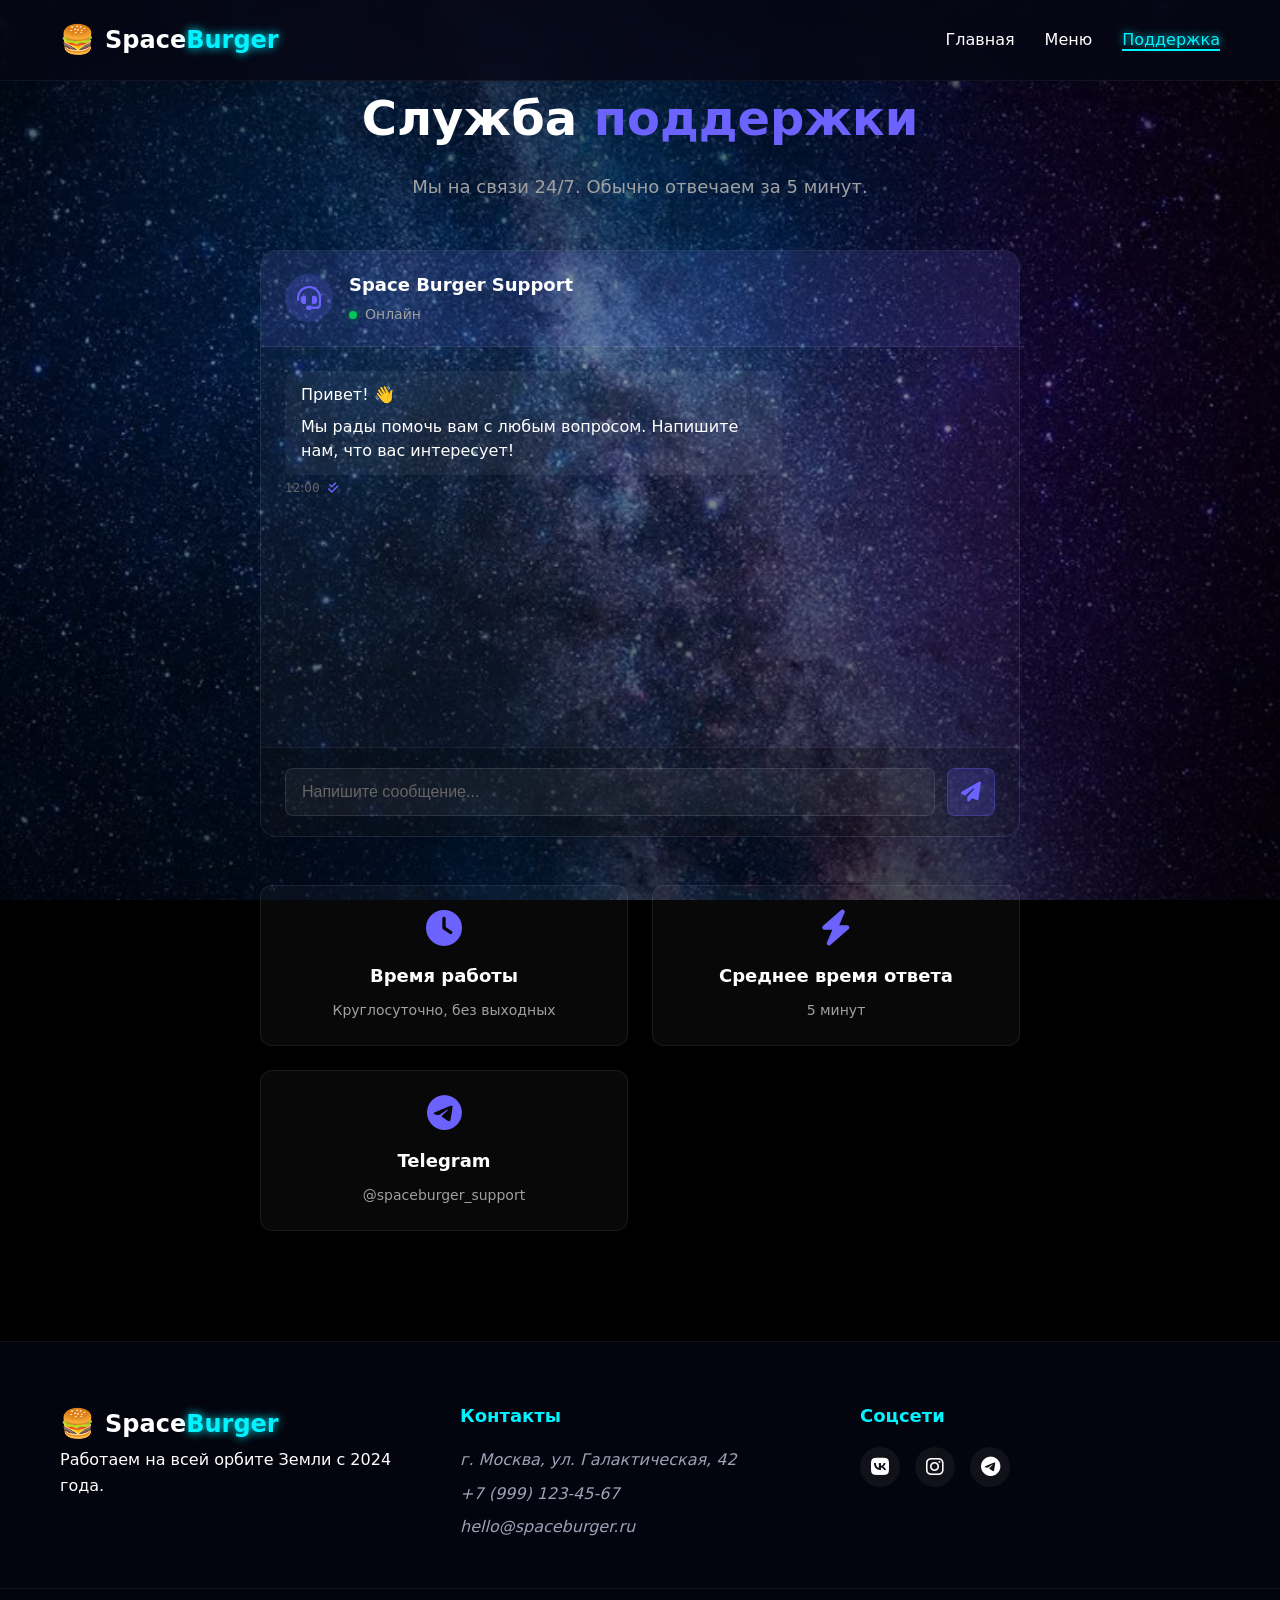
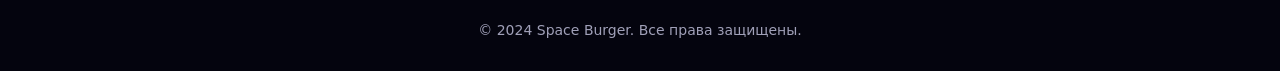
<file: support.html>
<!doctype html>
<html lang="ru">
  <head>
    <meta charset="UTF-8" />
    <meta name="viewport" content="width=device-width, initial-scale=1.0" />
    <title>Поддержка — Space Burger</title>
    <meta name="description" content="Служба поддержки Space Burger" />
    <link rel="stylesheet" href="css/style.css" />
    <link rel="stylesheet" href="css/support.css" />
    <link
      rel="stylesheet"
      href="https://cdnjs.cloudflare.com/ajax/libs/font-awesome/6.5.1/css/all.min.css"
    />
  </head>
  <body class="page">
    <!-- ФОН -->
    <div class="space-bg">
      <div class="space-bg__layer"></div>
    </div>

    <!-- ШАПКА -->
    <header class="header">
      <div class="container header__container">
        <a href="index.html" class="logo">
          <span class="logo__icon">🍔</span>
          <span class="logo__text"
            >Space<span class="logo__text--accent">Burger</span></span
          >
        </a>

        <nav class="nav header__nav" aria-label="Главная навигация">
          <ul class="nav__list">
            <li class="nav__item">
              <a href="index.html" class="nav__link">Главная</a>
            </li>
            <li class="nav__item">
              <a href="burgers.html" class="nav__link">Меню</a>
            </li>
            <li class="nav__item">
              <a href="support.html" class="nav__link nav__link--active"
                >Поддержка</a
              >
            </li>
          </ul>
        </nav>

        <button
          class="burger-btn header__burger"
          aria-label="Открыть меню"
          aria-expanded="false"
          type="button"
        >
          <span class="burger-btn__line"></span>
          <span class="burger-btn__line"></span>
          <span class="burger-btn__line"></span>
        </button>
      </div>
    </header>

    <!-- ОСНОВНОЙ КОНТЕНТ -->
    <main class="main">
      <section class="support">
        <div class="container support__container">
          <h1 class="support__title">
            Служба <span class="support__title--accent">поддержки</span>
          </h1>
          <p class="support__subtitle">
            Мы на связи 24/7. Обычно отвечаем за 5 минут.
          </p>

          <!-- ЧАТ -->
          <div class="support__chat">
            <!-- Шапка чата -->
            <div class="chat-header">
              <div class="chat-header__info">
                <div class="chat-header__avatar">
                  <i class="fa-solid fa-headset"></i>
                </div>
                <div class="chat-header__text">
                  <h3 class="chat-header__title">Space Burger Support</h3>
                  <div class="chat-header__status">
                    <span
                      class="status-indicator status-indicator--online"
                    ></span>
                    <span class="chat-header__status-text">Онлайн</span>
                  </div>
                </div>
              </div>
            </div>

            <!-- Сообщения -->
            <div class="chat-messages" id="chatMessages">
              <div class="message message--support">
                <div class="message__content">
                  <p>Привет! 👋</p>
                  <p>
                    Мы рады помочь вам с любым вопросом. Напишите нам, что вас
                    интересует!
                  </p>
                </div>
                <div class="message__meta">
                  <span class="message__time">12:00</span>
                  <span class="message__status message__status--read">
                    <i class="fa-solid fa-check-double"></i>
                  </span>
                </div>
              </div>
            </div>

            <!-- Индикатор печати -->
            <div class="chat-typing" id="chatTyping">
              <div class="chat-typing__indicator">
                <span></span>
                <span></span>
                <span></span>
              </div>
              <span class="chat-typing__text">Support печатает...</span>
            </div>

            <!-- Ввод сообщения -->
            <form class="chat-input" id="chatInput">
              <input
                type="text"
                class="chat-input__field"
                id="messageField"
                placeholder="Напишите сообщение..."
                autocomplete="off"
                required
              />
              <button
                type="submit"
                class="chat-input__btn"
                aria-label="Отправить сообщение"
              >
                <i class="fa-solid fa-paper-plane"></i>
              </button>
            </form>
          </div>

          <!-- ДОПОЛНИТЕЛЬНАЯ ИНФОРМАЦИЯ -->
          <div class="support__info">
            <div class="info-card">
              <i class="fa-solid fa-clock info-card__icon"></i>
              <h3 class="info-card__title">Время работы</h3>
              <p class="info-card__text">Круглосуточно, без выходных</p>
            </div>
            <div class="info-card">
              <i class="fa-solid fa-bolt info-card__icon"></i>
              <h3 class="info-card__title">Среднее время ответа</h3>
              <p class="info-card__text">5 минут</p>
            </div>
            <div class="info-card">
              <i class="fa-brands fa-telegram info-card__icon"></i>
              <h3 class="info-card__title">Telegram</h3>
              <p class="info-card__text">@spaceburger_support</p>
            </div>
          </div>
        </div>
      </section>
    </main>

    <!-- ПОДВАЛ -->
    <footer class="footer">
      <div class="container footer__container">
        <div class="footer__col">
          <a href="index.html" class="logo">
            <span class="logo__icon">🍔</span>
            <span class="logo__text"
              >Space<span class="logo__text--accent">Burger</span></span
            >
          </a>
          <p class="footer__desc">Работаем на всей орбите Земли с 2024 года.</p>
        </div>
        <div class="footer__col">
          <h4 class="footer__col-title">Контакты</h4>
          <address class="footer__address">
            <p>г. Москва, ул. Галактическая, 42</p>
            <a href="tel:+79991234567" class="footer__link"
              >+7 (999) 123-45-67</a
            >
            <a href="mailto:hello@spaceburger.ru" class="footer__link"
              >hello@spaceburger.ru</a
            >
          </address>
        </div>
        <div class="footer__col">
          <h4 class="footer__col-title">Соцсети</h4>
          <div class="socials">
            <a
              href="https://vk.com/spaceburger"
              target="_blank"
              rel="noopener noreferrer"
              class="socials__link"
              aria-label="VK"
            >
              <i class="fa-brands fa-vk"></i>
            </a>
            <a
              href="https://instagram.com/spaceburger"
              target="_blank"
              rel="noopener noreferrer"
              class="socials__link"
              aria-label="Instagram"
            >
              <i class="fa-brands fa-instagram"></i>
            </a>
            <a
              href="https://t.me/spaceburger_support"
              target="_blank"
              rel="noopener noreferrer"
              class="socials__link"
              aria-label="Telegram Support"
            >
              <i class="fa-brands fa-telegram"></i>
            </a>
          </div>
        </div>
      </div>
      <div class="footer__bottom">
        <p>&copy; 2024 Space Burger. Все права защищены.</p>
      </div>
    </footer>

    <script type="module" src="js/support.js"></script>
  </body>
</html>
</file>
<file: css/style.css>
/* === ГЛАВНЫЙ ФАЙЛ СТИЛЕЙ === */
/* Подключение модулей в правильном порядке */

@import url("variables.css");
@import url("reset.css");
@import url("base.css");
@import url("buttons.css");
@import url("header.css");
@import url("hero.css");
@import url("menu.css");
@import url("sputniki.css");
@import url("napitki.css");
@import url("builder.css");
@import url("about.css");
@import url("reviews.css");
@import url("loyalty.css");
@import url("delivery.css");
@import url("footer.css");
@import url("modals.css");
@import url("toast.css");
@import url("responsive.css");
@import url("home.css");
</file>
<file: css/menu-page.css>
/* ============================================
   СТРАНИЦА МЕНЮ — SPACE BURGER
   ============================================ */

/* === ОСНОВНАЯ СТРУКТУРА === */
.menu-page {
  padding: 80px 0 60px;
}

.menu-page__container {
  max-width: 1200px;
  margin: 0 auto;
}

.menu-page__title {
  font-size: 48px;
  font-weight: 700;
  text-align: center;
  margin-bottom: 16px;
  color: #fff;
}

.menu-page__title--accent {
  color: #6c63ff;
}

.menu-page__subtitle {
  font-size: 18px;
  color: #a0a0a0;
  text-align: center;
  margin-bottom: 40px;
}

/* === ФИЛЬТРЫ === */
.menu-filters {
  display: flex;
  justify-content: center;
  gap: 16px;
  margin-bottom: 48px;
  flex-wrap: wrap;
}

.menu-filters__btn {
  padding: 12px 24px;
  background: rgba(255, 255, 255, 0.05);
  border: 1px solid rgba(255, 255, 255, 0.1);
  border-radius: 8px;
  color: #fff;
  font-size: 16px;
  cursor: pointer;
  transition: all 0.3s;
  display: flex;
  align-items: center;
  gap: 8px;
}

.menu-filters__btn:hover {
  background: rgba(255, 255, 255, 0.1);
  border-color: rgba(255, 255, 255, 0.2);
}

.menu-filters__btn--active {
  background: rgba(108, 99, 255, 0.2);
  border-color: #6c63ff;
  color: #6c63ff;
}

/* === СЕТКА МЕНЮ === */
.menu__grid {
  display: grid;
  grid-template-columns: repeat(auto-fill, minmax(320px, 1fr));
  gap: 32px;
}

/* === КАРТОЧКА ТОВАРА === */
.menu-card {
  background: rgba(255, 255, 255, 0.03);
  border: 1px solid rgba(255, 255, 255, 0.08);
  border-radius: 16px;
  overflow: hidden;
  transition: all 0.3s;
}

.menu-card:hover {
  transform: translateY(-8px);
  border-color: rgba(108, 99, 255, 0.3);
  box-shadow: 0 20px 40px rgba(0, 0, 0, 0.3);
}

.menu-card--spicy {
  border-color: rgba(255, 68, 68, 0.3);
}

.menu-card--spicy:hover {
  border-color: rgba(255, 68, 68, 0.6);
}

.menu-card--premium {
  border-color: rgba(255, 215, 0, 0.3);
}

.menu-card--premium:hover {
  border-color: rgba(255, 215, 0, 0.6);
}

.menu-card--big {
  border-color: rgba(255, 107, 107, 0.3);
}

.menu-card--big:hover {
  border-color: rgba(255, 107, 107, 0.6);
}

/* === ОБЁРТКА ИЗОБРАЖЕНИЯ (как на странице напитков) === */
.menu-card__img-wrapper {
  height: 260px;
  overflow: hidden;
  background: #0a0a0a;
  display: flex;
  align-items: center;
  justify-content: center;
  border-radius: 12px 12px 0 0;
}

.menu-card__img {
  width: 100%;
  height: 100%;
  object-fit: cover;
  transition: transform 0.3s;
}

.menu-card:hover .menu-card__img {
  transform: scale(1.05);
}

/* === ТЕЛО КАРТОЧКИ === */
.menu-card__body {
  padding: 24px;
}

/* === ЕДИНЫЕ СТИЛИ ЦВЕТОВ ДЛЯ ВСЕХ КАРТОЧЕК === */
.menu-card__title {
  font-size: 22px;
  font-weight: 600;
  margin-bottom: 12px;
  color: #ffffff !important;
}

.menu-card__desc {
  font-size: 14px;
  color: #a0a0a0;
  line-height: 1.6;
  margin-bottom: 20px;
  min-height: 44px;
}

.menu-card__footer {
  display: flex;
  justify-content: space-between;
  align-items: center;
}

.menu-card__price {
  font-size: 24px;
  font-weight: 700;
  color: #6c63ff !important;
}

.menu-card__btn {
  padding: 10px 20px;
  font-size: 14px;
}

/* === АДАПТИВНОСТЬ === */
@media (max-width: 768px) {
  .menu-page {
    padding: 60px 0 40px;
  }

  .menu-page__title {
    font-size: 36px;
  }

  .menu__grid {
    grid-template-columns: 1fr;
    gap: 24px;
  }

  .menu-filters {
    gap: 12px;
  }

  .menu-filters__btn {
    padding: 10px 16px;
    font-size: 14px;
  }

  .menu-card__img-wrapper {
    height: 220px;
  }

  .menu-card__title {
    font-size: 20px;
  }

  .menu-card__price {
    font-size: 22px;
  }
}

@media (max-width: 480px) {
  .menu-page__title {
    font-size: 32px;
  }

  .menu-page__subtitle {
    font-size: 16px;
  }

  .menu-card__img-wrapper {
    height: 200px;
  }

  .menu-card__body {
    padding: 20px;
  }
}
</file>
<file: css/support.css>
/* === СТРАНИЦА ПОДДЕРЖКИ === */
.support {
  padding: 80px 0 60px;
}

.support__container {
  max-width: 800px;
  margin: 0 auto;
}

.support__title {
  font-size: 48px;
  font-weight: 700;
  text-align: center;
  margin-bottom: 16px;
  color: #fff;
}

.support__title--accent {
  color: #6c63ff;
}

.support__subtitle {
  font-size: 18px;
  color: #a0a0a0;
  text-align: center;
  margin-bottom: 48px;
}

/* === ЧАТ === */
.support__chat {
  background: rgba(255, 255, 255, 0.03);
  border: 1px solid rgba(255, 255, 255, 0.08);
  border-radius: 16px;
  overflow: hidden;
  margin-bottom: 48px;
}

/* Шапка чата */
.chat-header {
  background: rgba(108, 99, 255, 0.1);
  border-bottom: 1px solid rgba(255, 255, 255, 0.08);
  padding: 20px 24px;
}

.chat-header__info {
  display: flex;
  align-items: center;
  gap: 16px;
}

.chat-header__avatar {
  width: 48px;
  height: 48px;
  background: rgba(108, 99, 255, 0.2);
  border-radius: 50%;
  display: flex;
  align-items: center;
  justify-content: center;
  font-size: 24px;
  color: #6c63ff;
}

.chat-header__text {
  flex: 1;
}

.chat-header__title {
  font-size: 18px;
  font-weight: 600;
  color: #fff;
  margin-bottom: 4px;
}

.chat-header__status {
  display: flex;
  align-items: center;
  gap: 8px;
}

.status-indicator {
  width: 8px;
  height: 8px;
  border-radius: 50%;
  background: #666;
}

.status-indicator--online {
  background: #00c853;
  box-shadow: 0 0 8px rgba(0, 200, 83, 0.5);
}

.chat-header__status-text {
  font-size: 14px;
  color: #a0a0a0;
}

/* Сообщения */
.chat-messages {
  padding: 24px;
  min-height: 400px;
  max-height: 500px;
  overflow-y: auto;
}

.message {
  margin-bottom: 20px;
  display: flex;
  flex-direction: column;
}

.message--user {
  align-items: flex-end;
}

.message--support {
  align-items: flex-start;
}

.message__content {
  background: rgba(255, 255, 255, 0.05);
  padding: 12px 16px;
  border-radius: 12px;
  max-width: 70%;
}

.message--user .message__content {
  background: rgba(108, 99, 255, 0.2);
  border-bottom-right-radius: 4px;
}

.message--support .message__content {
  border-bottom-left-radius: 4px;
}

.message__content p {
  margin: 0 0 8px;
  color: #fff;
  line-height: 1.5;
}

.message__content p:last-child {
  margin-bottom: 0;
}

.message__meta {
  display: flex;
  align-items: center;
  gap: 8px;
  margin-top: 4px;
  font-size: 12px;
  color: #666;
}

.message__time {
  color: #666;
}

.message__status {
  display: flex;
  align-items: center;
  gap: 4px;
}

.message__status--read {
  color: #6c63ff;
}

/* Индикатор печати */
.chat-typing {
  padding: 12px 24px;
  display: none;
  align-items: center;
  gap: 12px;
  border-top: 1px solid rgba(255, 255, 255, 0.08);
}

.chat-typing--active {
  display: flex;
}

.chat-typing__indicator {
  display: flex;
  gap: 4px;
}

.chat-typing__indicator span {
  width: 8px;
  height: 8px;
  background: #6c63ff;
  border-radius: 50%;
  animation: typing 1.4s infinite;
}

.chat-typing__indicator span:nth-child(2) {
  animation-delay: 0.2s;
}

.chat-typing__indicator span:nth-child(3) {
  animation-delay: 0.4s;
}

@keyframes typing {
  0%,
  60%,
  100% {
    transform: translateY(0);
    opacity: 0.6;
  }
  30% {
    transform: translateY(-10px);
    opacity: 1;
  }
}

.chat-typing__text {
  font-size: 14px;
  color: #a0a0a0;
}

/* Поле ввода */
.chat-input {
  display: flex;
  gap: 12px;
  padding: 20px 24px;
  border-top: 1px solid rgba(255, 255, 255, 0.08);
  background: rgba(0, 0, 0, 0.2);
}

.chat-input__field {
  flex: 1;
  padding: 12px 16px;
  background: rgba(255, 255, 255, 0.05);
  border: 1px solid rgba(255, 255, 255, 0.1);
  border-radius: 8px;
  color: #fff;
  font-size: 16px;
  outline: none;
  transition: border-color 0.3s;
}

.chat-input__field:focus {
  border-color: #6c63ff;
}

.chat-input__field::placeholder {
  color: #666;
}

.chat-input__btn {
  width: 48px;
  height: 48px;
  background: rgba(108, 99, 255, 0.2);
  border: 1px solid rgba(108, 99, 255, 0.3);
  border-radius: 8px;
  color: #6c63ff;
  font-size: 20px;
  cursor: pointer;
  transition: all 0.3s;
  display: flex;
  align-items: center;
  justify-content: center;
}

.chat-input__btn:hover {
  background: rgba(108, 99, 255, 0.3);
  border-color: #6c63ff;
}

/* === ИНФОРМАЦИОННЫЕ КАРТОЧКИ === */
.support__info {
  display: grid;
  grid-template-columns: repeat(auto-fit, minmax(240px, 1fr));
  gap: 24px;
}

.info-card {
  background: rgba(255, 255, 255, 0.03);
  border: 1px solid rgba(255, 255, 255, 0.08);
  border-radius: 12px;
  padding: 24px;
  text-align: center;
  transition: all 0.3s;
}

.info-card:hover {
  border-color: rgba(108, 99, 255, 0.3);
  transform: translateY(-4px);
}

.info-card__icon {
  font-size: 36px;
  color: #6c63ff;
  margin-bottom: 16px;
}

.info-card__title {
  font-size: 18px;
  font-weight: 600;
  color: #fff;
  margin-bottom: 8px;
}

.info-card__text {
  font-size: 14px;
  color: #a0a0a0;
}

/* === АДАПТИВНОСТЬ === */
@media (max-width: 768px) {
  .support {
    padding: 60px 0 40px;
  }

  .support__title {
    font-size: 36px;
  }

  .chat-messages {
    min-height: 300px;
    padding: 16px;
  }

  .message__content {
    max-width: 85%;
  }

  .chat-input {
    padding: 16px;
  }

  .support__info {
    grid-template-columns: 1fr;
  }
}
</file>
